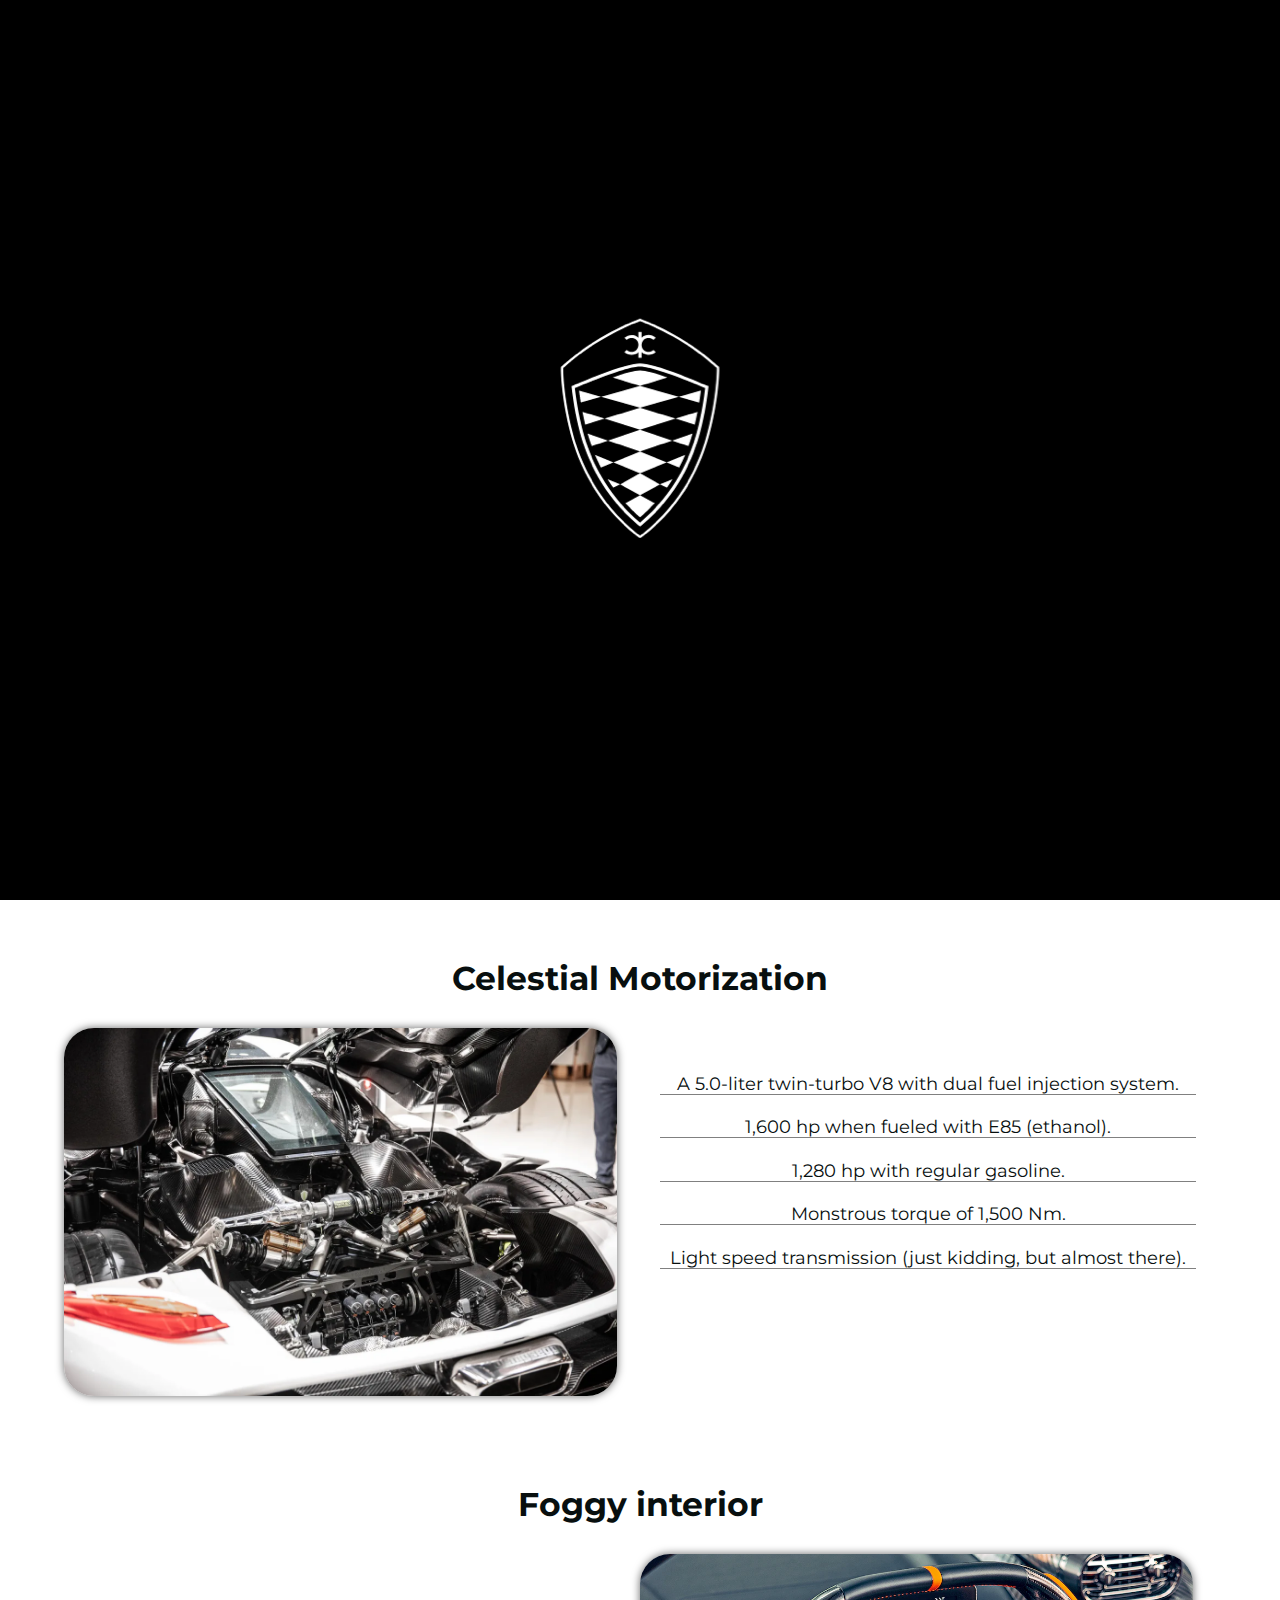
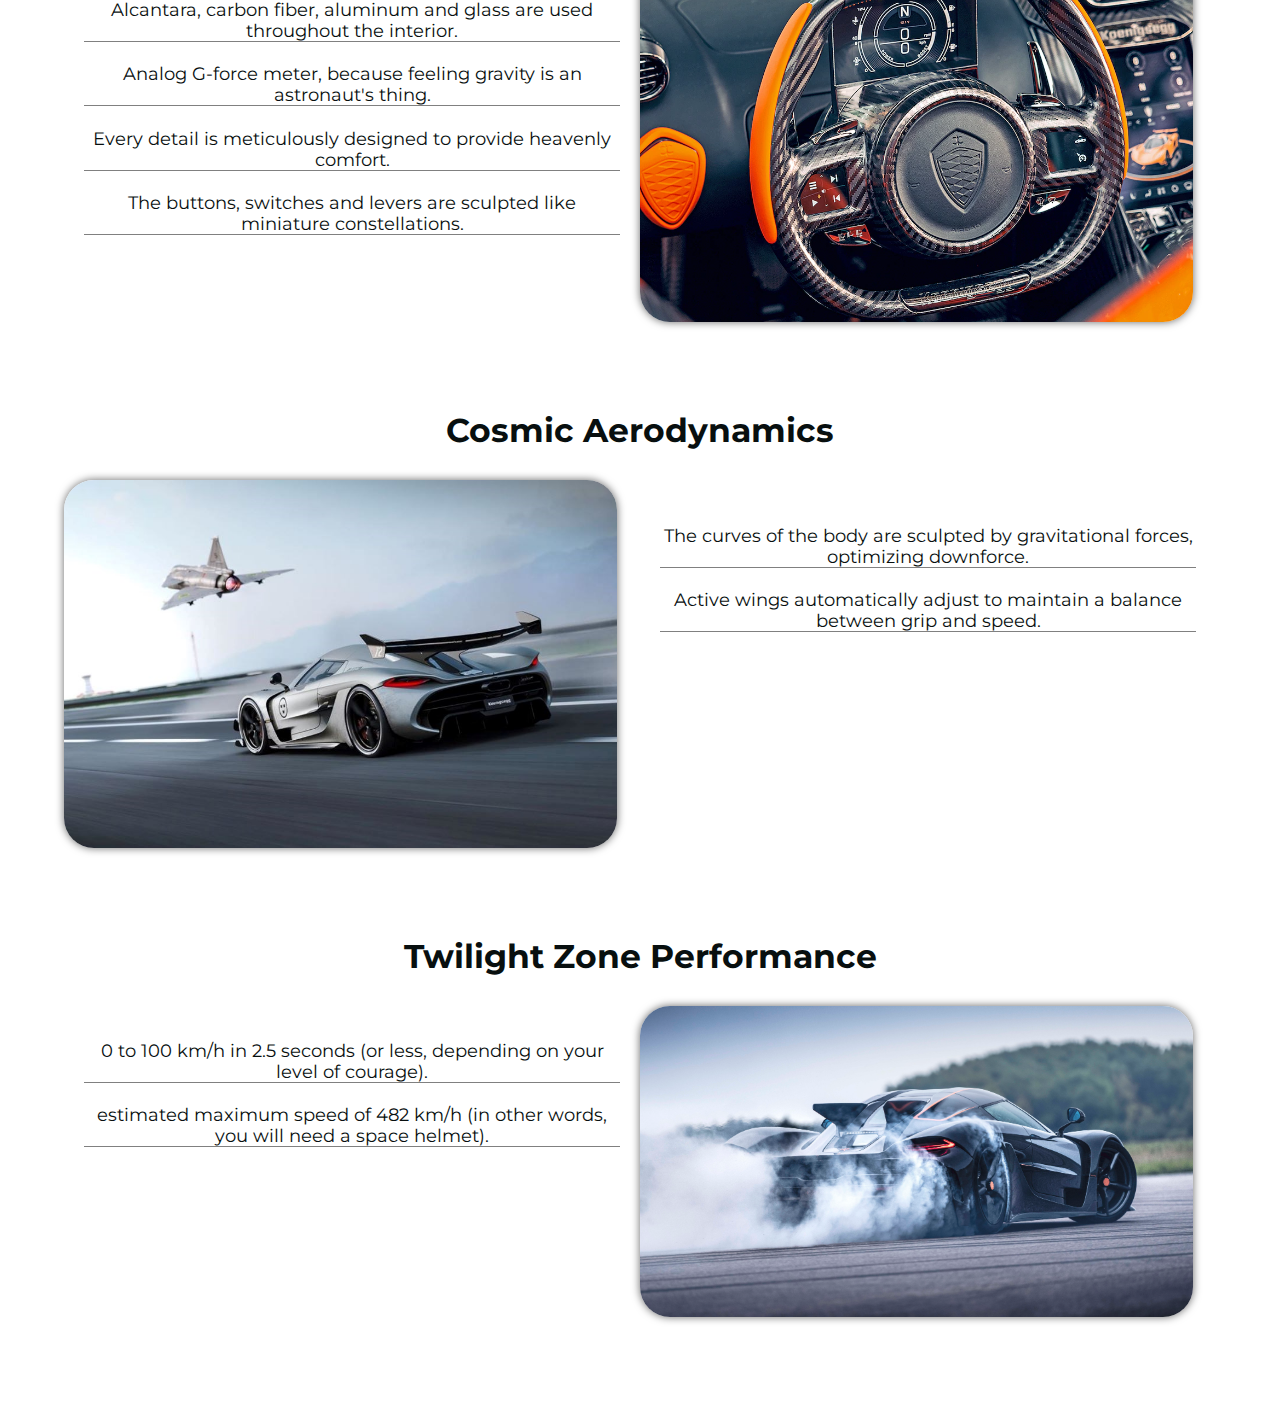
<file: index.html>
<!DOCTYPE <!DOCTYPE html>
<html lang="en-us">
    <head>
        <meta charset="utf-8">
        <meta http-equiv="X-UA-Compatible" content="IE=edge">
        <title>Home Koenigsegg</title>
        <meta name="description" content="">
        <meta name="viewport" content="width=device-width, initial-scale=1">
        <link rel="stylesheet" href="css/style.css">
        <link rel="stylesheet" href="css/media-queries.css">
        <link rel="stylesheet" href="https://fonts.googleapis.com/css2?family=Material+Symbols+Outlined:opsz,wght,FILL,GRAD@20..48,100..700,0..1,-50..200" />
        <link rel="preconnect" href="https://fonts.googleapis.com">
        <link rel="preconnect" href="https://fonts.gstatic.com" crossorigin>
        <link href="https://fonts.googleapis.com/css2?family=Raleway:ital,wght@0,100..900;1,100..900&display=swap" rel="stylesheet">    
        <link rel="preconnect" href="https://fonts.googleapis.com">
        <link rel="preconnect" href="https://fonts.gstatic.com" crossorigin>
        <link href="https://fonts.googleapis.com/css2?family=Montserrat:ital,wght@0,100..900;1,100..900&display=swap" rel="stylesheet">
    </head>
    <body>
        <div class="entrada">
            <img src="image/logo-footer.png">
        </div>
        <header>
            <div class="img-1"></div>
            <div class="img-2"></div>
            <div class="img-3"></div>
            <div class="top">
                <a href="https://www.koenigsegg.com/home">
                    <h1>Koenigsegg</h1>
                </a>
                <span class="material-symbols-outlined">menu
                    <ul class="mobile-list">
                        <a href="pages/pag-one.html">
                            <li>One:1</li>
                        </a>
                        <a href="pages/pag-regera.html">
                            <li>Regera</li>
                        </a>
                        <a href="pages/pag-gemera.html">
                            <li>Gemera</li>
                        </a>
                    </ul>
                </span>
                <ul class="menu">
                    <li style="color: white;">Jesko</li>
                    <a href="pages/pag-one.html">
                        <li>One:1</li>
                    </a>
                    <a href="pages/pag-regera.html">
                        <li>Regera</li>
                    </a>
                    <a href="pages/pag-gemera.html">
                        <li>Gemera</li>
                    </a>
                </ul>
            </div>
        </header>
        <main>
            <section class="center">
                <h2>JESKO</h2>
                <p>The Hypersport dream drive. F variant coming soon!</p>
                <button type="submit"><a href="https://youtu.be/E8fYy_5gXDg?si=CXv7jAdBZMVfHgvt" target="_blank">SPECIFICATIONS</a></button>
                <button type="submit"><a href="https://youtu.be/Kfj1SJBaeuQ?si=NbOPnpkYYL2hQtSH" target="_blank">HIGHLIGHTS</a></button>
            </section>
            <section class="Specifications">
               <div class="engine">
                    <h1>Celestial Motorization</h1>
                    <img src="image/koenigsegg-jesko-motor2.webp">
                    <div class="text">
                        <ul class="side first">
                            <li>A 5.0-liter twin-turbo V8 with dual fuel injection system.</li>
                            <li>1,600 hp when fueled with E85 (ethanol).</li>
                            <li>1,280 hp with regular gasoline.</li>
                        </ul>
                        <ul class="side2 first">
                            <li>Monstrous torque of 1,500 Nm.</li>
                            <li>Light speed transmission (just kidding, but almost there).</li>
                        </ul>
                    </div>
               </div>
               <div class="inside">
                    <h1>Foggy interior</h1>
                    <img src="image/koenigsegg-interior.webp">
                    <div class="text">
                        <ul class="side first">
                            <li>Alcantara, carbon fiber, aluminum and glass are used throughout the interior.</li>
                            <li>Analog G-force meter, because feeling gravity is an astronaut's thing.</li>
                        </ul>
                        <ul class="side2 first">
                            <li>Every detail is meticulously designed to provide heavenly comfort.</li>
                            <li>The buttons, switches and levers are sculpted like miniature constellations.</li>
                        </ul>
                    </div>
               </div>
               <div class="aero">
                    <h1>Cosmic Aerodynamics</h1>
                    <img src="image/koenigsegg-aerodinamica.jpg" class="aero">
                    <div class="text">
                        <ul class="side second">
                            <li>The curves of the body are sculpted by gravitational forces, optimizing downforce.</li>
                        </ul>
                        <ul class="side2 second">
                            <li>Active wings automatically adjust to maintain a balance between grip and speed.</li>
                        </ul>
                    </div>
               </div>
               <div class="Perform">
                    <h1>Twilight Zone Performance</h1>
                    <img src="image/koenigseeg-correndo.jpg" class="speed">
                    <div class="text">
                        <ul class="side third">
                            <li>0 to 100 km/h in 2.5 seconds (or less, depending on your level of courage).</li>
                        </ul>
                        <ul class="side2 third">
                            <li>estimated maximum speed of 482 km/h (in other words, you will need a space helmet).</li>
                        </ul>
                    </div>
                </div>
            </section>  
        </main>
    </body>
</html>
</file>
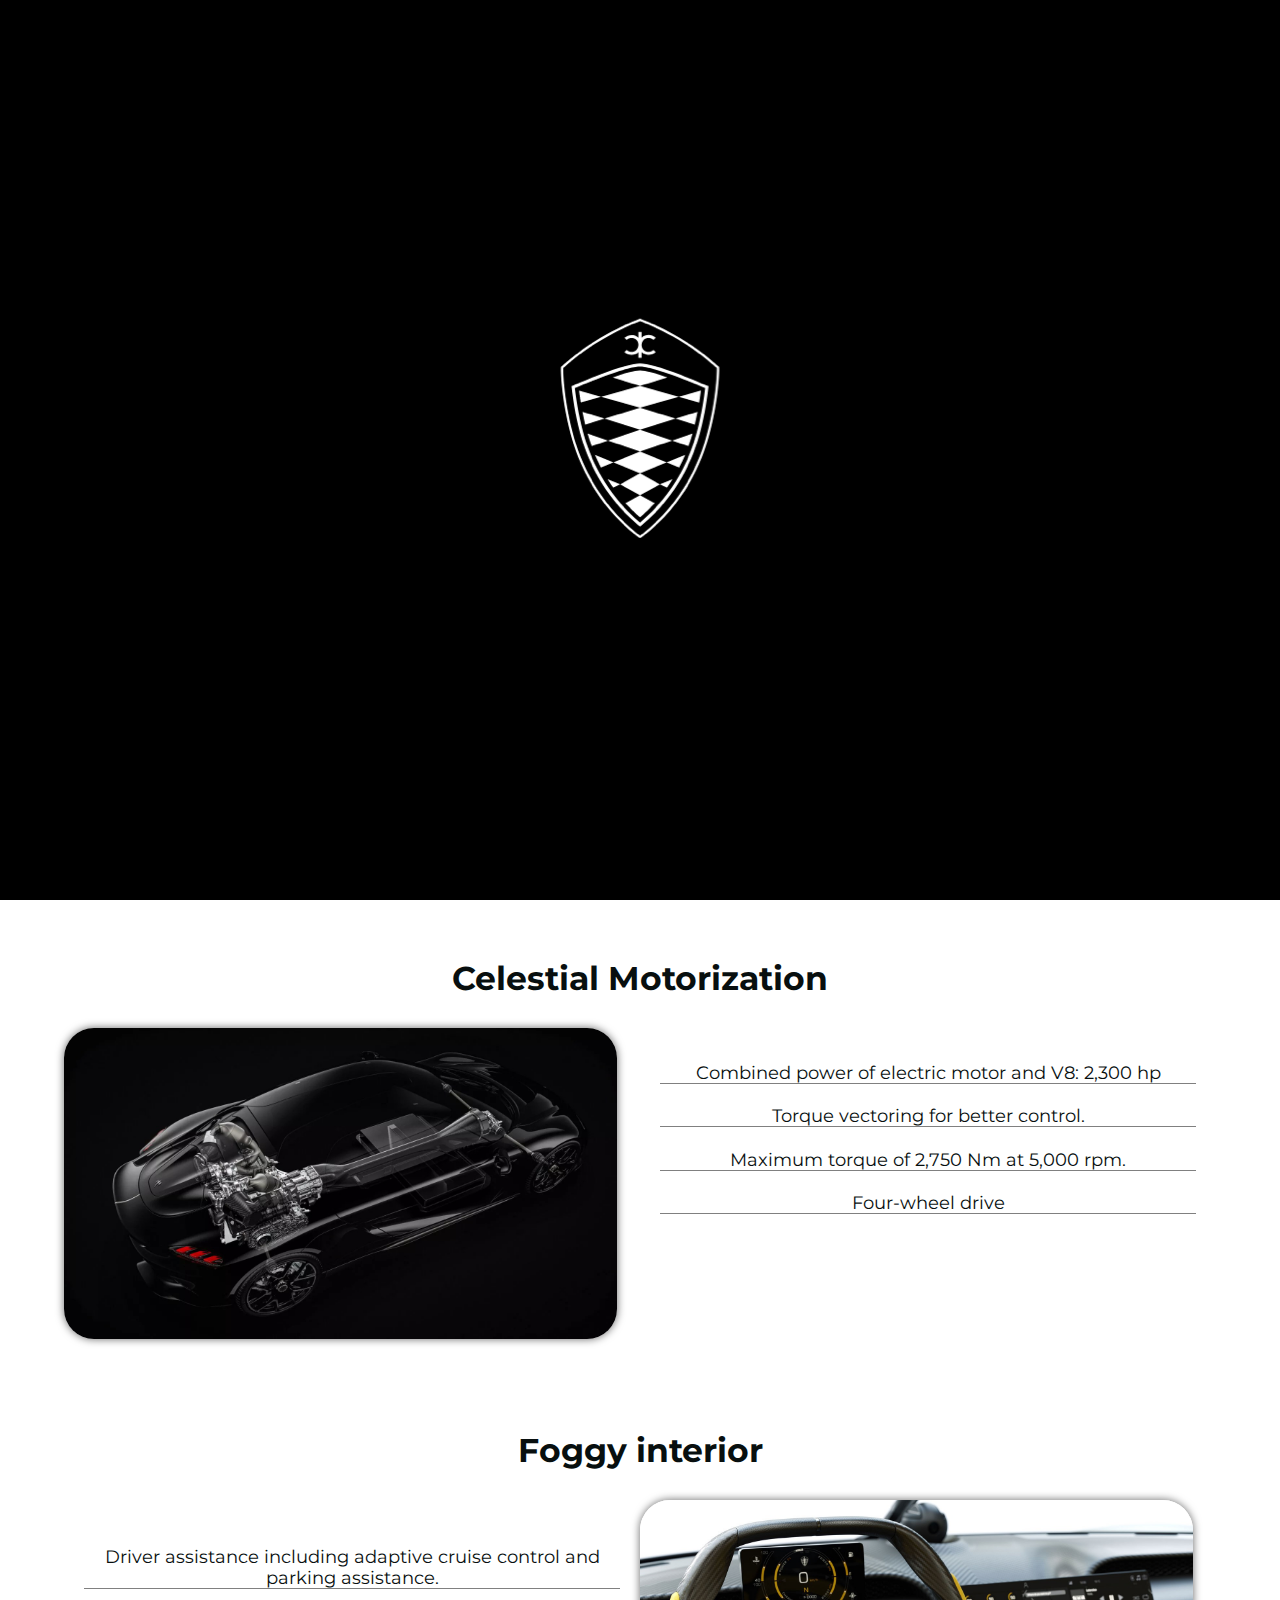
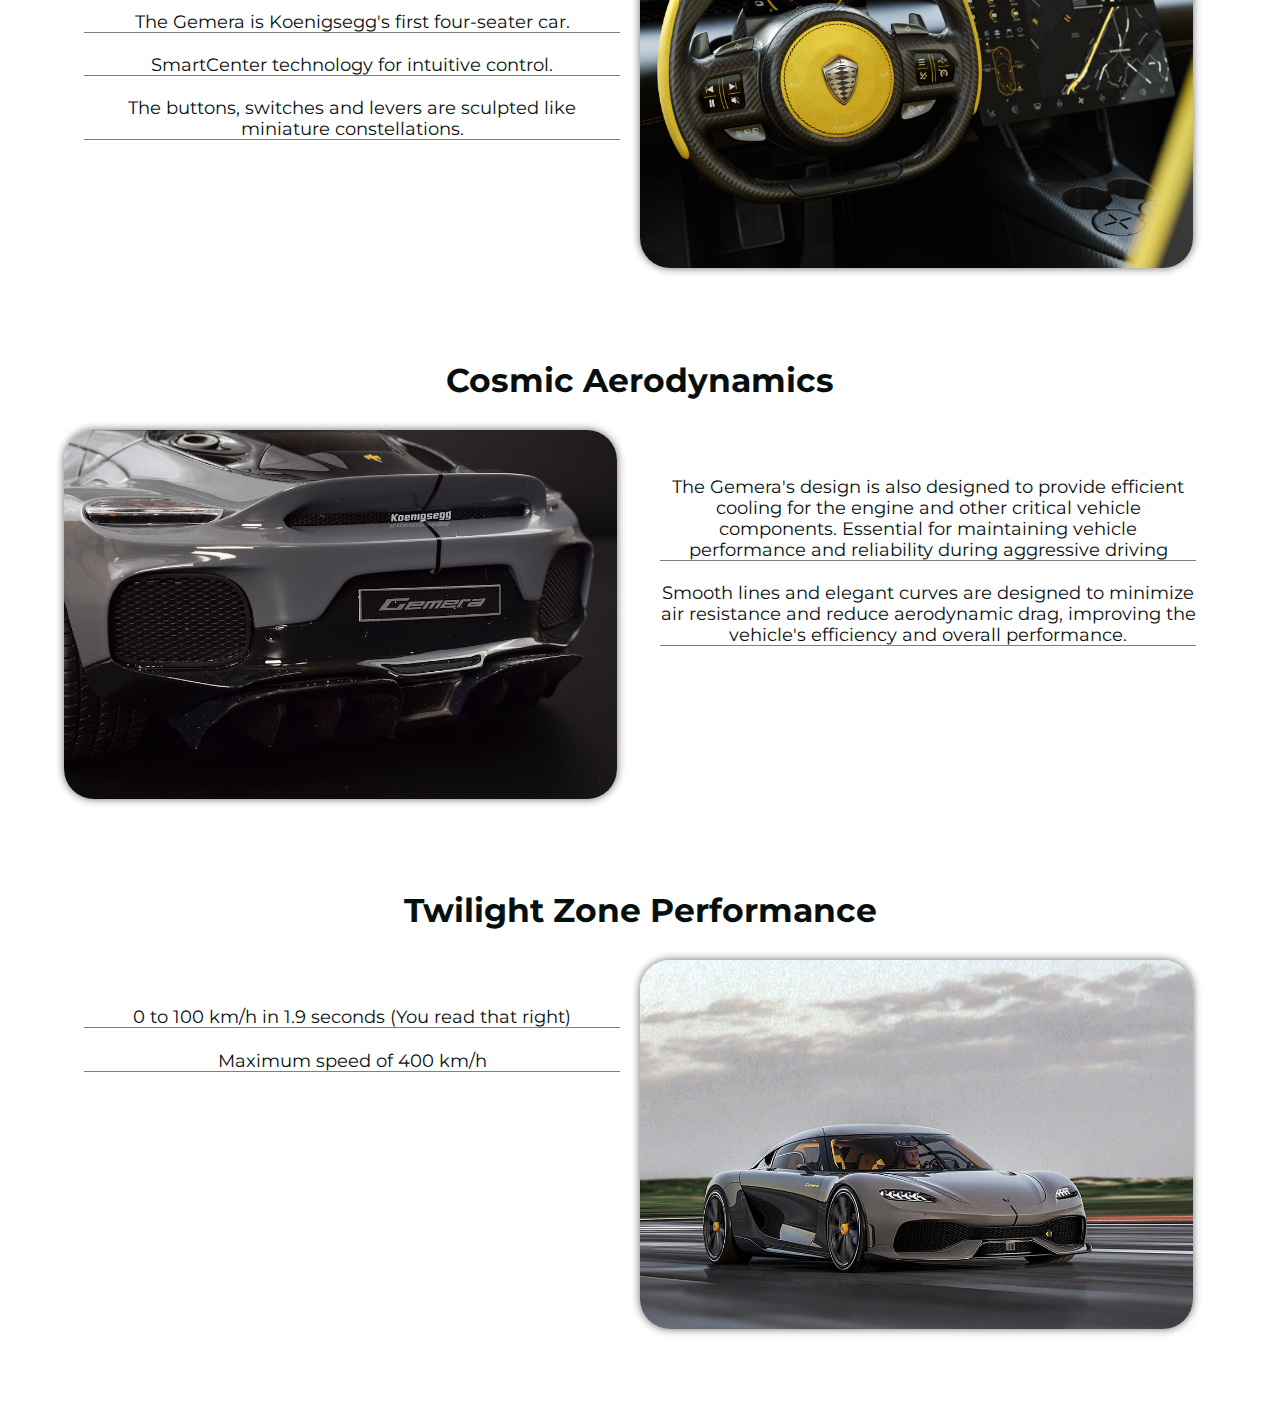
<file: pages/pag-gemera.html>
<!DOCTYPE html>
<html>
    <head>
        <meta charset="utf-8">
        <meta http-equiv="X-UA-Compatible" content="IE=edge">
        <title></title>
        <meta name="description" content="">
        <meta name="viewport" content="width=device-width, initial-scale=1">
        <link rel="stylesheet" href="../css/style.css">
        <link rel="stylesheet" href="../css/media-queries.css">
        <link rel="stylesheet" href="https://fonts.googleapis.com/css2?family=Material+Symbols+Outlined:opsz,wght,FILL,GRAD@20..48,100..700,0..1,-50..200" />
        <link rel="preconnect" href="https://fonts.googleapis.com">
        <link rel="preconnect" href="https://fonts.gstatic.com" crossorigin>
        <link href="https://fonts.googleapis.com/css2?family=Raleway:ital,wght@0,100..900;1,100..900&display=swap" rel="stylesheet">
        <link rel="preconnect" href="https://fonts.googleapis.com">
        <link rel="preconnect" href="https://fonts.gstatic.com" crossorigin>
        <link href="https://fonts.googleapis.com/css2?family=Montserrat:ital,wght@0,100..900;1,100..900&display=swap" rel="stylesheet">
    </head>
    <style>
        @media screen and (min-width:768px) {
           html{
                background:black url(../image/koenigsegg-gemera-3-1.jpg) center center;
                background-size: cover;
            }
            @keyframes back-button {
                0%{
                    background-color: #c3c4c9;
                }
                15%{
                    background-color: #c3c4c9;
                }
                100%{
                    background-color: transparent;
                }
            }
        }
        .top a h1{
            color:#c3c4c9;
        }
        .menu a li{
            color:rgba(255, 255, 255, 0.653);
        }
        .menu a{
            text-decoration: none;
        }
        .center{
            top:25%
        }
        .center h2{
            color:white;
            font-size: 2.5em;
        }
        .center p{
            color:white;
            font-size:1.2em
        }
        button{
            border:2px solid #c3c4c9;
        }
        html button:hover{
            background-color: #c3c4c9;
        }
        /* configurações do mobile */
        .img-1{
            background: url(../image/koenigsegg-gemera-3-1.jpg) center center no-repeat;
            background-size: cover;
        }
        .img-2{
            background: url(../image/koenigsegg-gemera-3-4.jpg) center center no-repeat;
            background-size: cover;
        }
        .img-3{
            background: url(../image/koenigsegg-gemera-3-2.jpg) center center no-repeat;
            background-size: cover;
        }
        .mobile-list a{
            text-decoration: none;
        }
        .mobile-list a li{
            color:white;
            font-weight: 900;
        }
    </style>
    <body>
        <div class="entrada">
            <img src="../image/logo-footer.png">
        </div>
        <header>
            <div class="img-1"></div>
            <div class="img-2"></div>
            <div class="img-3"></div>
            <div class="top">
                <a href="https://www.koenigsegg.com/home">
                    <h1>Koenigsegg</h1>
                </a>
                <span class="material-symbols-outlined">menu
                    <ul class="mobile-list">
                        <a href="../index.html  ">
                            <li>Jesko</li>
                        </a>
                        <a href="../pages/pag-one.html">
                            <li>One:1</li>
                        </a>
                        <a href="../pages/pag-regera.html">
                            <li>Regera</li>
                        </a>
                    </ul>
                </span>
                <ul class="menu">
                    <a href="../index.html">
                        <li>Jesko</li>
                    </a>
                    <a href="../pages/pag-one.html">
                        <li>One:1</li>
                    </a>
                    <a href="../pages/pag-regera.html">
                        <li>Regera</li>
                    </a>
                    <a href="../pages/pag-gemera.html">
                        <li style="color: white;">Gemera</li>
                    </a>
                </ul>
            </div>
        </header>
        <main>
            <section class="center">
                <h2>GEMERA</h2>
                <p>"Beyond Asphalt: The Audacious Flight of Automotive Engineering"</p>
                <button type="submit"><a href="https://youtu.be/nbDLHkMMvFc?si=5QJMy67Q0naoUTJ4" target="_blank">SPECIFICATIONS</a></button>
                <button type="submit"><a href="https://youtu.be/46dhMNqXJDU?si=Lf554bY8QaJk2YGX" target="_blank">HIGHLIGHTS</a></button>
            </section>
            <section class="specifications">
                <div class="engine">
                    <h1>Celestial Motorization</h1>
                    <img src="../image/koenigsegg-gemera-motor.jpeg">
                    <div class="text">
                        <ul class="side first">
                            <li>Combined power of electric motor and V8: 2,300 hp</li>
                            <li>Torque vectoring for better control. </li>
                        </ul>
                        <ul class="side2 first">
                            <li>Maximum torque of 2,750 Nm at 5,000 rpm.</li>
                            <li>Four-wheel drive</li>
                        </ul>
                    </div>
                </div>
                <div class="inside">
                    <h1>Foggy interior</h1>
                    <img src="../image/koenigsegg-gemera-interior.jpg">
                    <div class="text">
                        <ul class="side first">
                            <li>Driver assistance including adaptive cruise control and parking assistance.</li>
                            <li>The Gemera is Koenigsegg's first four-seater car.</li>
                        </ul>
                        <ul class="side2 first">
                            <li>SmartCenter technology for intuitive control.</li>
                            <li>The buttons, switches and levers are sculpted like miniature constellations.</li>
                        </ul>
                    </div>
                </div>
                <div class="aero">
                    <h1>Cosmic Aerodynamics</h1>
                    <img src="../image/koenigsegg-gemera-aerodinamica.jpg" class="aero">
                    <div class="text">
                        <ul class="side second">
                            <li>The Gemera's design is also designed to provide efficient cooling for the engine and other critical vehicle components. Essential for maintaining vehicle performance and reliability during aggressive driving</li>
                        </ul>
                        <ul class="side2 second">
                            <li>Smooth lines and elegant curves are designed to minimize air resistance and reduce aerodynamic drag, improving the vehicle's efficiency and overall performance.</li>
                        </ul>
                    </div>
                </div>
                <div class="Perform">
                    <h1>Twilight Zone Performance</h1>
                    <img src="../image/koenigsegg-gemera-speed.jpg" class="speed">
                    <div class="text">
                        <ul class="side third">
                            <li>0 to 100 km/h in 1.9 seconds (You read that right)</li>
                        </ul>
                        <ul class="side2 third">
                            <li>Maximum speed of 400 km/h</li>
                        </ul>
                    </div>
                </div>
            </section>
        </main>
    </body>
</file>
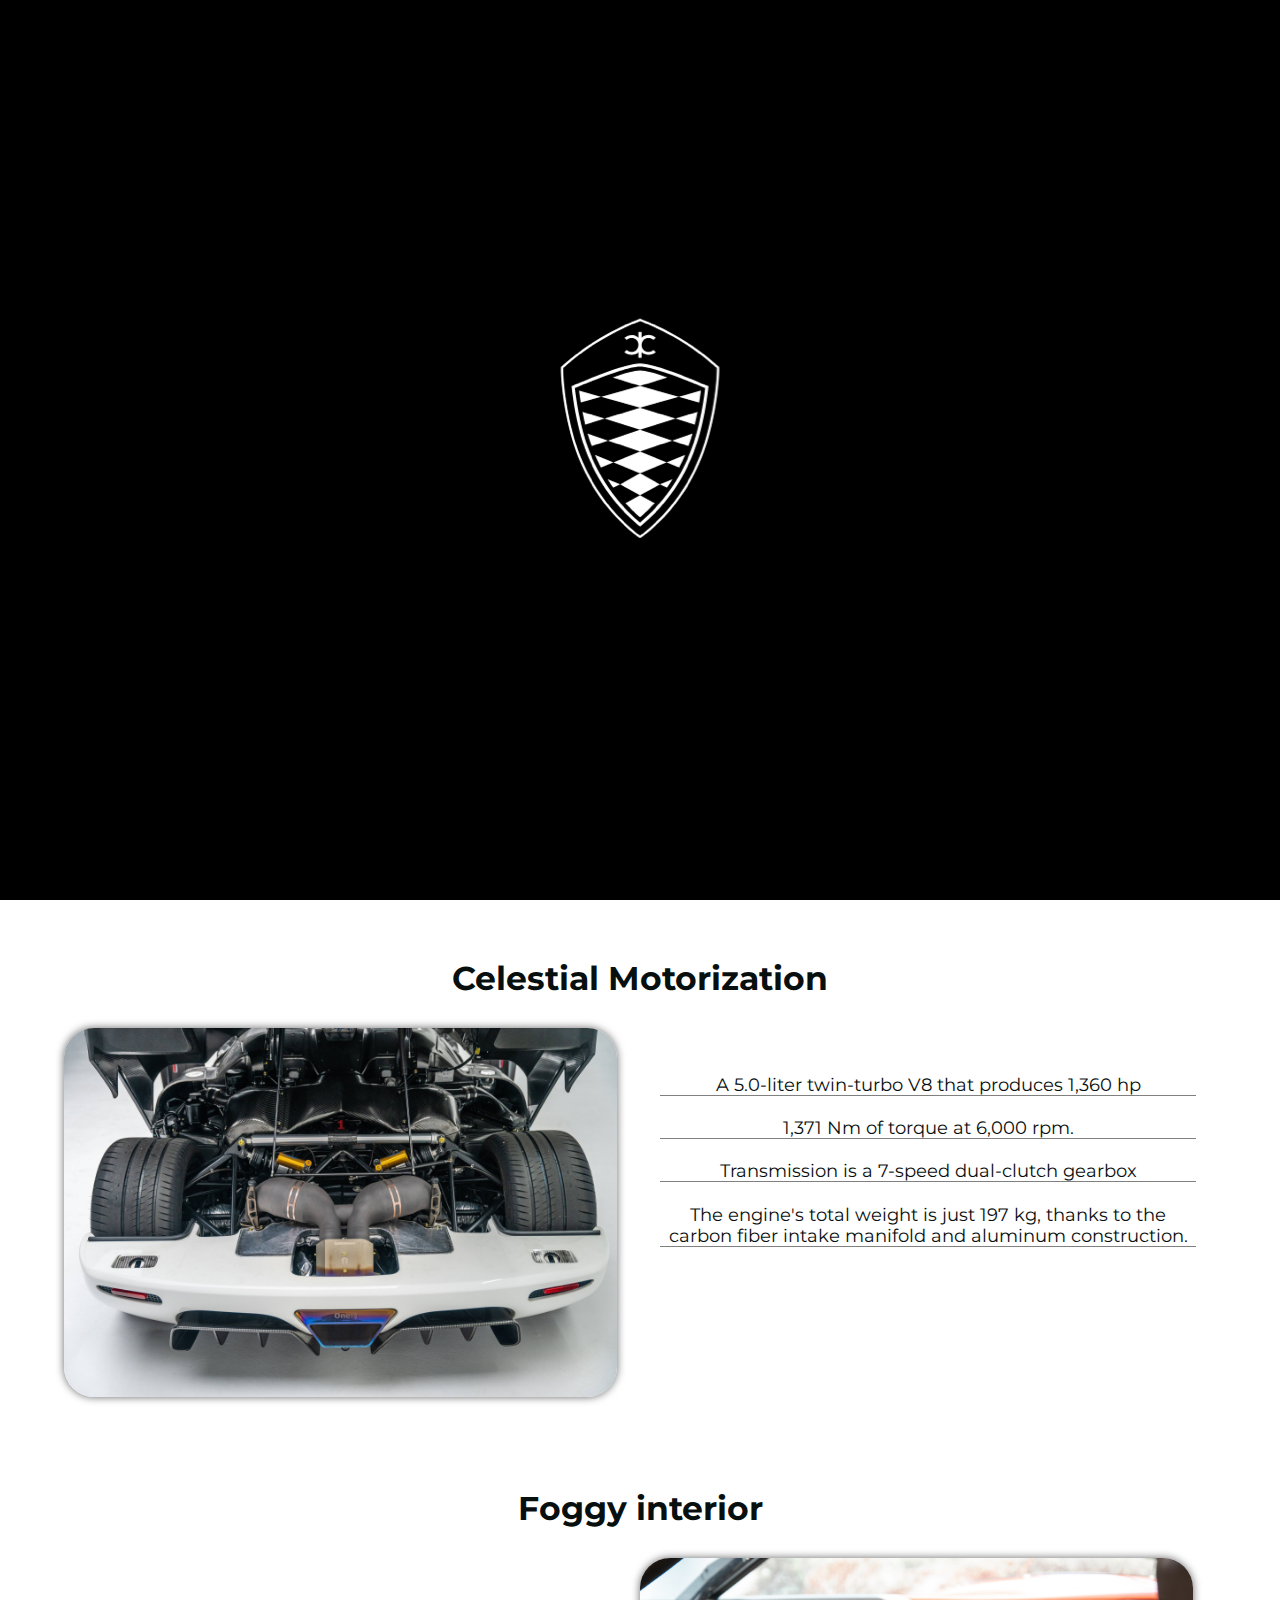
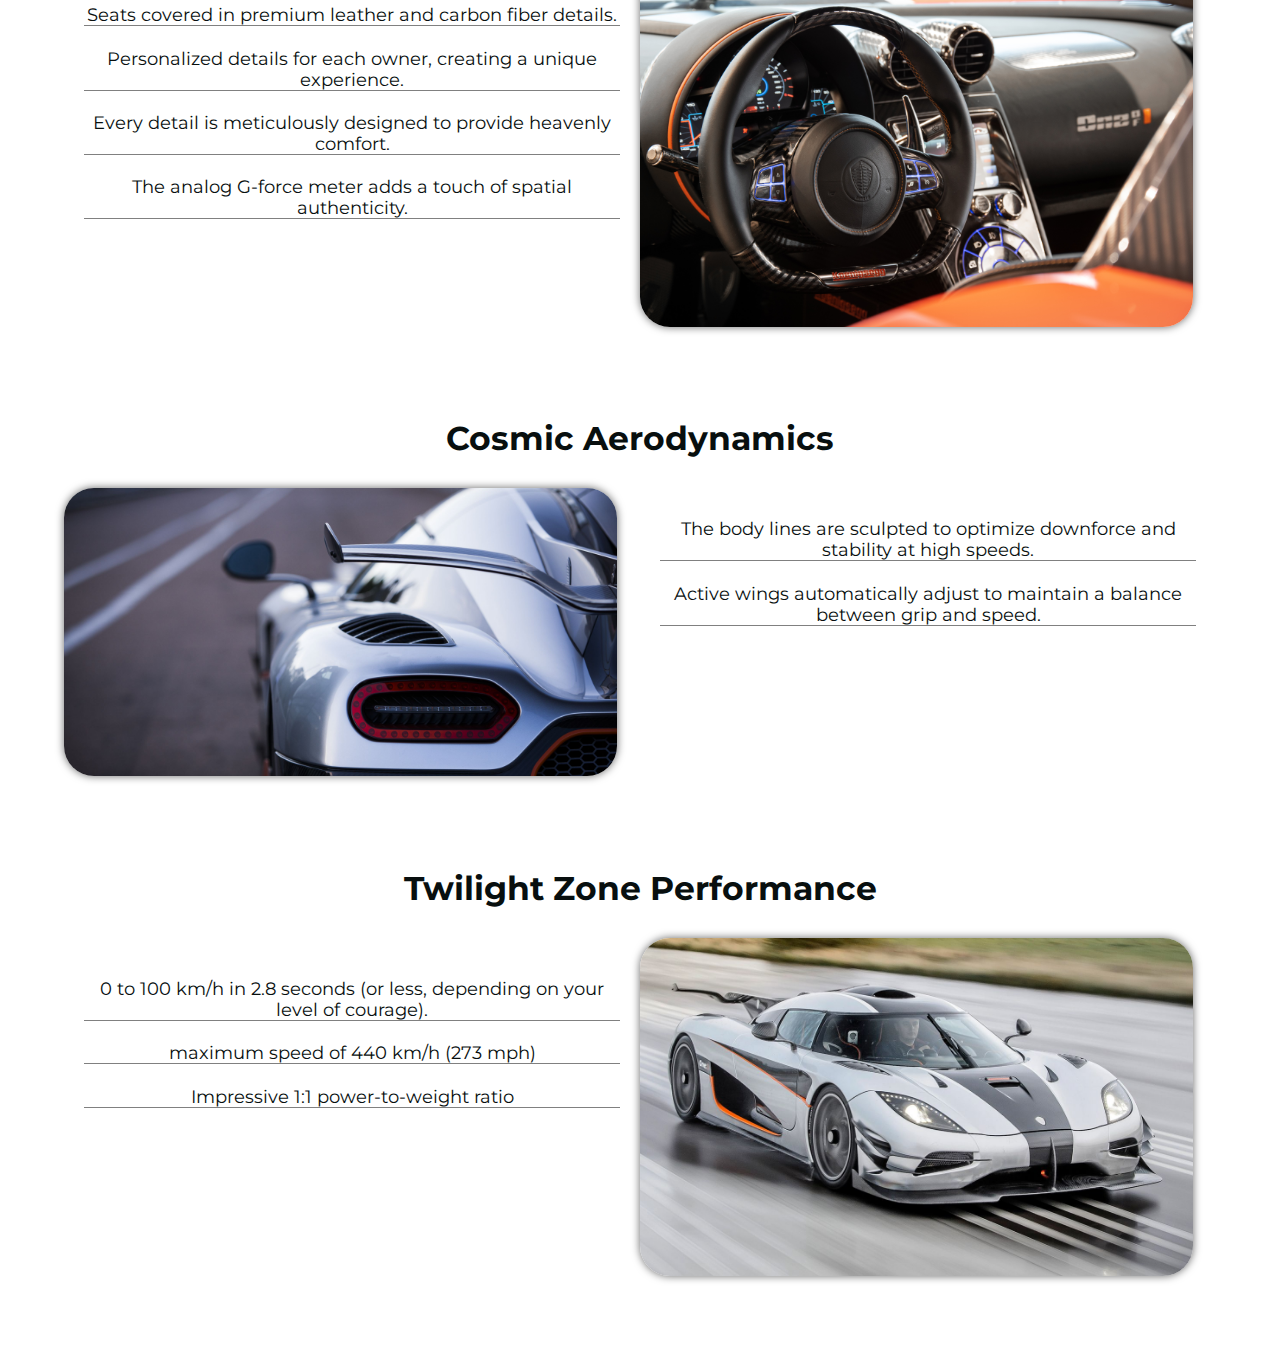
<file: pages/pag-one.html>
<!DOCTYPE html>
<html>
    <head>
        <meta charset="utf-8">
        <meta http-equiv="X-UA-Compatible" content="IE=edge">
        <title></title>
        <meta name="description" content="">
        <meta name="viewport" content="width=device-width, initial-scale=1">
        <link rel="stylesheet" href="../css/style.css">
        <link rel="stylesheet" href="../css/media-queries.css">
        <link rel="stylesheet" href="https://fonts.googleapis.com/css2?family=Material+Symbols+Outlined:opsz,wght,FILL,GRAD@20..48,100..700,0..1,-50..200" />
        <link rel="preconnect" href="https://fonts.googleapis.com">
        <link rel="preconnect" href="https://fonts.gstatic.com" crossorigin>
        <link href="https://fonts.googleapis.com/css2?family=Raleway:ital,wght@0,100..900;1,100..900&display=swap" rel="stylesheet">
        <link rel="preconnect" href="https://fonts.googleapis.com">
        <link rel="preconnect" href="https://fonts.gstatic.com" crossorigin>
        <link href="https://fonts.googleapis.com/css2?family=Montserrat:ital,wght@0,100..900;1,100..900&display=swap" rel="stylesheet">
    </head>
    <style>
        @media screen and (min-width:768px) {
           html{
                background:black url(../image/Koenigsegg-One-1-2.jpg) center center;
                background-size: cover;
            }
            @keyframes back-button {
                0%{
                    background-color: rgb(255, 123, 0);
                }
                15%{
                    background-color: rgb(255, 123, 0);
                }
                100%{
                    background-color: transparent;
                }
            }
        }
        .top a h1{
            color:#e06a09;
        }
        .menu a li{
            color:rgb(117, 114, 114);
        }
        .menu a{
            text-decoration: none;
        }
        .center{
            top:25%
        }
        .center h2{
            color:black;
            font-size: 2.5em;
        }
        .center p{
            color:black;
            font-size: 1.2em;
        }
        button{
            border:2px solid #e06a09;
        }
        html button:hover{
            background-color: #e06a09;
        }
        /* configurações do mobile */
        .img-1{
            background: url(../image/Koenigsegg-One-1-3.jpg) center center no-repeat;
            background-size: cover;
        }
        .img-2{
            background: url(../image/Koenigsegg-One-1-2.jpg) center center no-repeat;
            background-size: cover;
        }
        .img-3{
            background: url(../image/Koenigsegg-One-1-1.jpg) center center no-repeat;
            background-size: cover;
        }
        .mobile-list a{
            text-decoration: none;
        }
        .mobile-list a li{
            color:white;
            font-weight: 900;
        }
        /* configurações adicionais da parte de especificações */
        .menu a li::after{
            background-color:black;
        }
    </style>
    <body>
        <div class="entrada">
            <img src="../image/logo-footer.png">
        </div>
        <header>
            <div class="img-1"></div>
            <div class="img-2"></div>
            <div class="img-3"></div>
            <div class="top">
                <a href="https://www.koenigsegg.com/home">
                    <h1>Koenigsegg</h1>
                </a>
                <span class="material-symbols-outlined">menu
                    <ul class="mobile-list">
                        <a href="../index.html  ">
                            <li>Jesko</li>
                        </a>
                        <a href="../pages/pag-regera.html">
                            <li>Regera</li>
                        </a>
                        <a href="../pages/pag-gemera.html">
                            <li>Gemera</li>
                        </a>
                    </ul>
                </span>
                <ul class="menu">
                    <a href="../index.html">
                        <li>Jesko</li>
                    </a>
                    <a href="../pages/pag-one.html">
                        <li style="color:black;">One:1</li>
                    </a>
                    <a href="../pages/pag-regera.html">
                        <li>Regera</li>
                    </a>
                    <a href="../pages/pag-gemera.html">
                        <li>Gemera</li>
                    </a>
                </ul>
            </div>
        </header>
        <main>
            <section class="center">
                <h2>ONE:1</h2>
                <p>Velocity Unleashed: Redefining the Road with the Ultimate Hypersport Experience</p>
                <button type="submit"><a href="https://youtu.be/ag96FeJeclo?si=7KvUcOlimy0j8Gb7" target="_blank">SPECIFICATIONS</a></button>
                <button type="submit"><a href="https://youtu.be/Vr9r81O5vN8?si=CylLAvrLZQqcU2oW" target="_blank">HIGHLIGHTS</a></button>
            </section>
            <section class="specifications">
                <div class="engine">
                    <h1>Celestial Motorization</h1>
                    <img src="../image/koenigseeg-one-motor2.jpg">
                    <div class="text">
                        <ul class="side first">
                            <li>A 5.0-liter twin-turbo V8 that produces 1,360 hp</li>
                            <li>1,371 Nm of torque at 6,000 rpm.</li>
                            <li>Transmission is a 7-speed dual-clutch gearbox</li>
                        </ul>
                        <ul class="side2 first">
                            <li>The engine's total weight is just 197 kg, thanks to the carbon fiber intake manifold and aluminum construction.</li>
                            
                        </ul>
                    </div>
                </div>
                    <div class="inside">
                        <h1>Foggy interior</h1>
                        <img src="../image/koenigsegg-one-interior.jpg">
                        <div class="text">
                            <ul class="side first">
                                <li>Seats covered in premium leather and carbon fiber details.</li>
                                <li>Personalized details for each owner, creating a unique experience.</li>
                            </ul>
                            <ul class="side2 first">
                                <li>Every detail is meticulously designed to provide heavenly comfort.</li>
                                <li>The analog G-force meter adds a touch of spatial authenticity.</li>
                            </ul>
                        </div>
                    </div>
                    <div class="aero">
                        <h1>Cosmic Aerodynamics</h1>
                        <img src="../image/koenigsegg-one-aero.jpg" class="aero">
                        <div class="text">
                            <ul class="side second">
                                <li>The body lines are sculpted to optimize downforce and stability at high speeds.</li>
                            </ul>
                            <ul class="side2 second">
                                <li>Active wings automatically adjust to maintain a balance between grip and speed.</li>
                            </ul>
                        </div>
                    </div>
                    <div class="Perform">
                        <h1>Twilight Zone Performance</h1>
                        <img src="../image/koenigsegg-one-performance.jpg" class="speed">
                        <div class="text">
                            <ul class="side third">
                                <li>0 to 100 km/h in 2.8 seconds (or less, depending on your level of courage).</li>
                                <li>maximum speed of 440 km/h (273 mph)</li>
                            </ul>
                            <ul class="side2 third">
                                <li>Impressive 1:1 power-to-weight ratio</li>
                            </ul>
                        </div>
                    </div>
            </section>
        </main>
    </body>
</html>
</file>
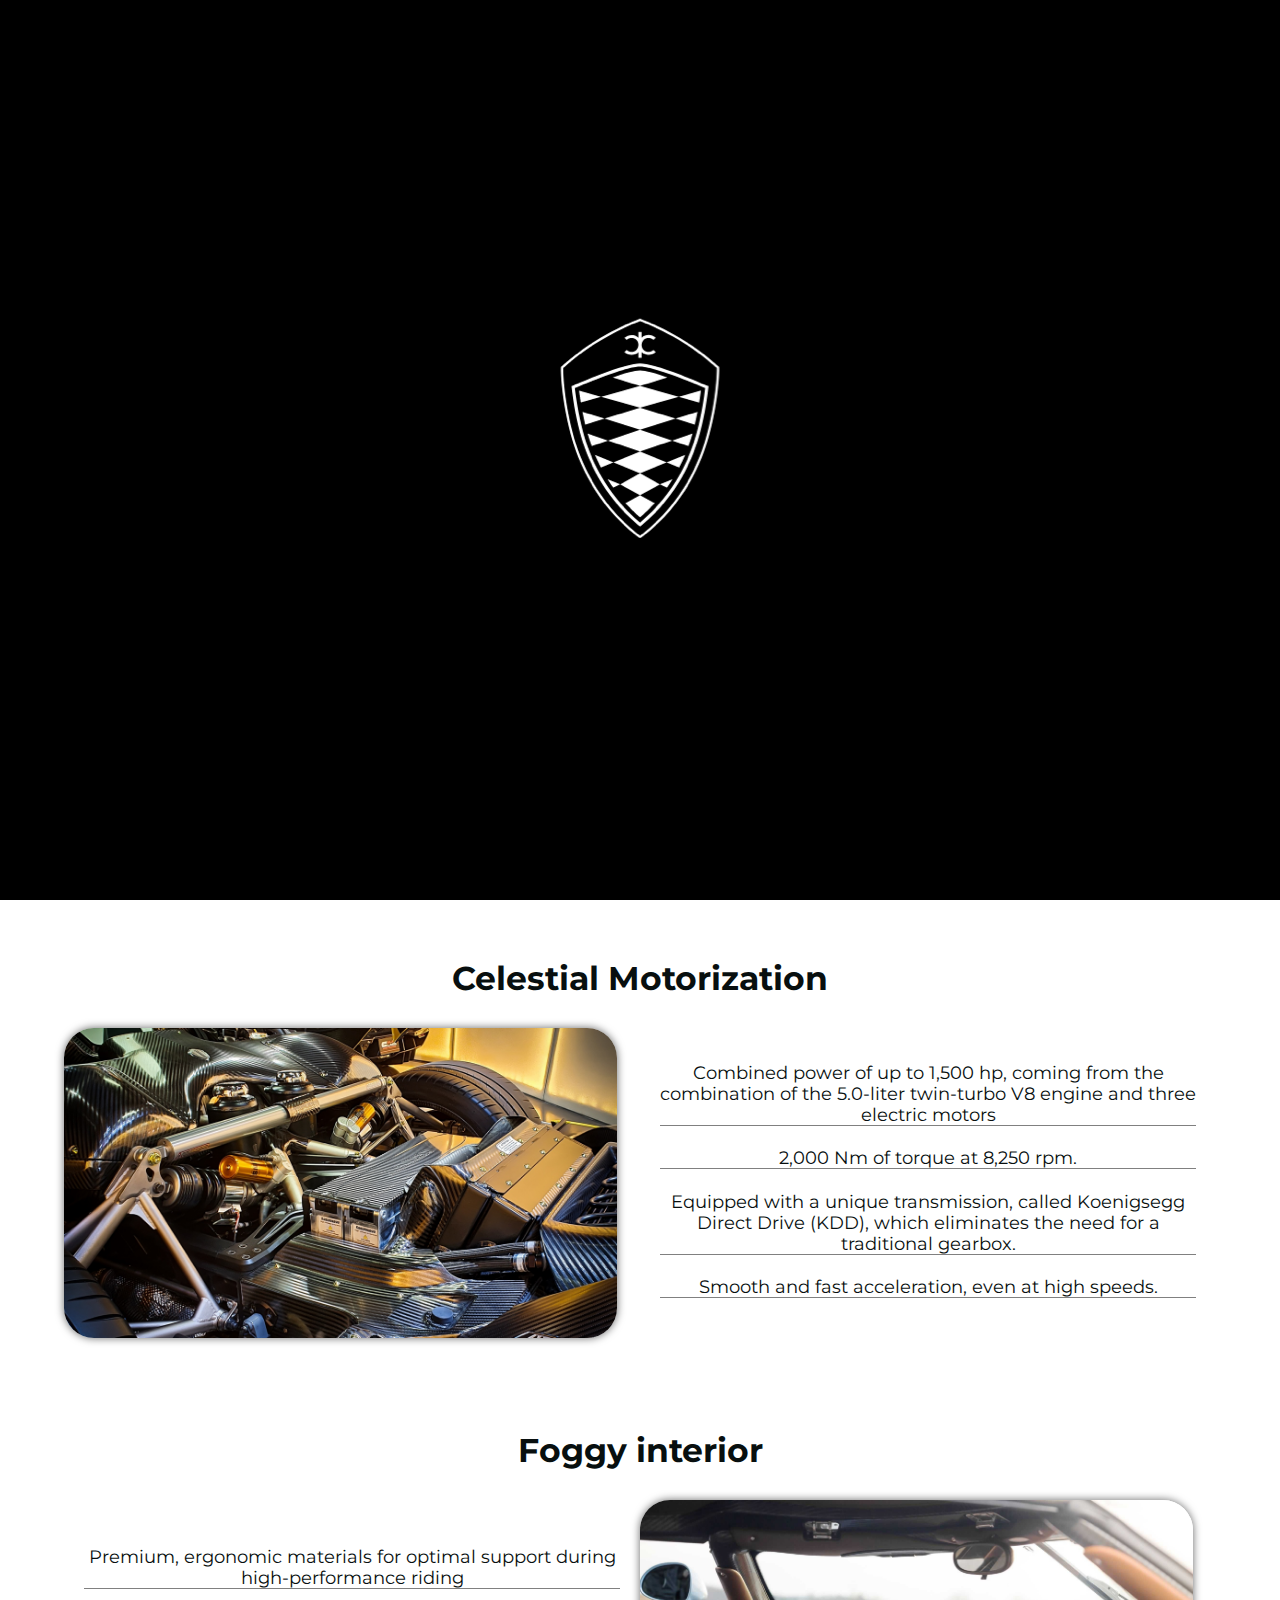
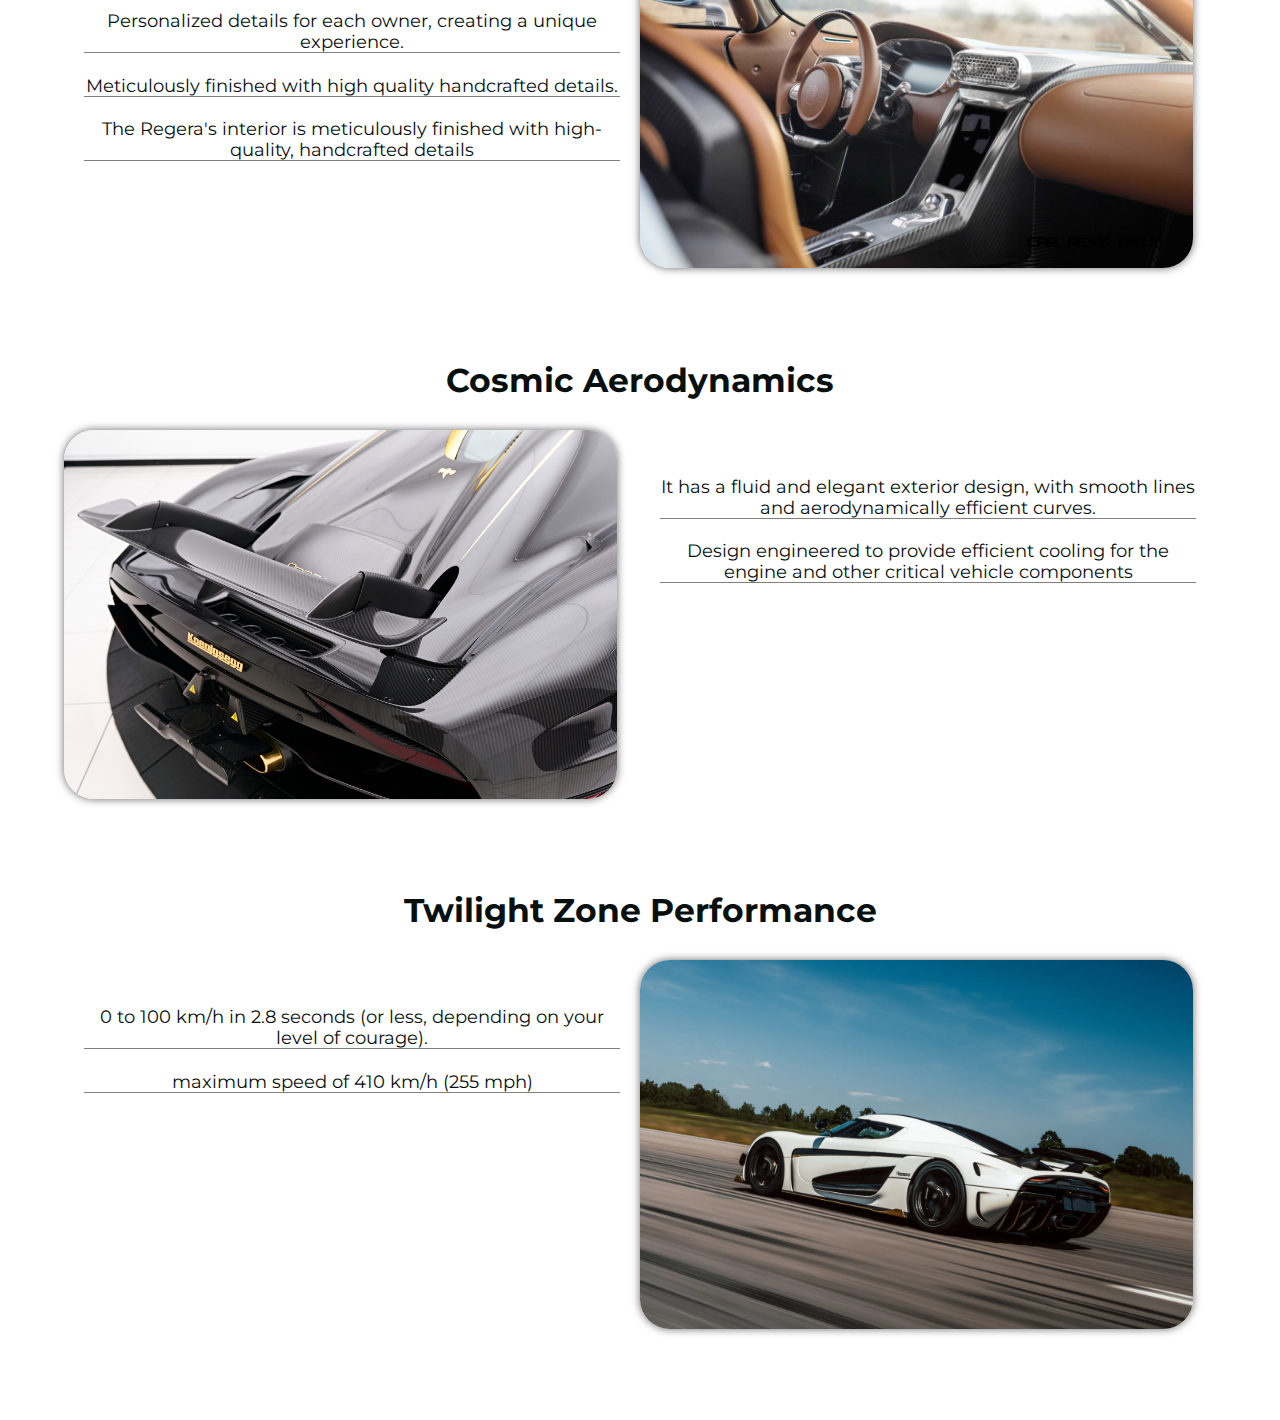
<file: pages/pag-regera.html>
<!DOCTYPE html>
<html>
    <head>
        <meta charset="utf-8">
        <meta http-equiv="X-UA-Compatible" content="IE=edge">
        <title></title>
        <meta name="description" content="">
        <meta name="viewport" content="width=device-width, initial-scale=1">
        <link rel="stylesheet" href="../css/style.css">
        <link rel="stylesheet" href="../css/media-queries.css">
        <link rel="stylesheet" href="https://fonts.googleapis.com/css2?family=Material+Symbols+Outlined:opsz,wght,FILL,GRAD@20..48,100..700,0..1,-50..200" />
        <link rel="preconnect" href="https://fonts.googleapis.com">
        <link rel="preconnect" href="https://fonts.gstatic.com" crossorigin>
        <link href="https://fonts.googleapis.com/css2?family=Raleway:ital,wght@0,100..900;1,100..900&display=swap" rel="stylesheet">
        <link rel="preconnect" href="https://fonts.googleapis.com">
        <link rel="preconnect" href="https://fonts.gstatic.com" crossorigin>
        <link href="https://fonts.googleapis.com/css2?family=Montserrat:ital,wght@0,100..900;1,100..900&display=swap" rel="stylesheet">
    </head>
    <style>
        @media screen and (min-width:768px) {
           html{
                background:black url(../image/red-koenigsegg-regera-2-4.jpg) center center;
                background-size: cover;
            }
            @keyframes back-button {
                0%{
                    background-color: #99232f;
                }
                15%{
                    background-color: #99232f;
                }
                100%{
                    background-color: transparent;
                }
            }
        }
        .top a h1{
            color:#99232f;
        }
        .menu a li{
            color:rgba(255, 255, 255, 0.653);
        }
        .menu a{
            text-decoration: none;
        }
        .center{
            top:25%
        }
        .center h2{
            color:white;
            font-size: 2.5em;
        }
        .center p{
            color:white;
            font-size:1.2em
        }
        button{
            border:2px solid #99232f;
        }
        html button:hover{
            background-color: #99232f;
        }
        /* configurações do mobile */
        .img-1{
            background: url(../image/koenigsegg-regera-2-1.jpg) center center no-repeat;
            background-size: cover;
        }
        .img-2{
            background: url(../image/red-koenigsegg-regera-2-6.jpg) center center no-repeat;
            background-size: cover;
        }
        .img-3{
            background: url(../image/red-koenigsegg-regera-2-3.jpg) center center no-repeat;
            background-size: cover;
        }
        .mobile-list a{
            text-decoration: none;
        }
        .mobile-list a li{
            color:white;
            font-weight: 900;
        }
         /* configurações adicionais da parte de especificações */
    </style>
    <body>
        <div class="entrada">
            <img src="../image/logo-footer.png">
        </div>
        <header>
            <div class="img-1"></div>
            <div class="img-2"></div>
            <div class="img-3"></div>
            <div class="top">
                <a href="https://www.koenigsegg.com/home">
                    <h1>Koenigsegg</h1>
                </a>
                <span class="material-symbols-outlined">menu
                    <ul class="mobile-list">
                        <a href="../index.html  ">
                            <li>Jesko</li>
                        </a>
                        <a href="../pages/pag-one.html">
                            <li>One:1</li>
                        </a>
                        <a href="../pages/pag-gemera.html">
                            <li>Gemera</li>
                        </a>
                    </ul>
                </span>
                <ul class="menu">
                    <a href="../index.html">
                        <li>Jesko</li>
                    </a>
                    <a href="../pages/pag-one.html">
                        <li>One:1</li>
                    </a>
                    <a href="../pages/pag-regera.html">
                        <li style="color: white;">Regera</li>
                    </a>
                    <a href="../pages/pag-gemera.html">
                        <li>Gemera</li>
                    </a>
                </ul>
            </div>
        </header>
        <main>
            <section class="center">
                <h2>REGERA</h2>
                <p>Velocity Ascendancy: The HyperSport Odyssey</p>
                <button type="submit"><a href="https://youtu.be/V8nyJMrW9bc?si=fbqUHyNdsHVgdKij+" target="_blank">SPECIFICATIONS</a></button>
                <button type="submit"><a href="https://youtu.be/mHQ7HE7qyyc?si=g35Wy12NlzE1Zbwc" target="_blank">HIGHLIGHTS</a></button>
            </section>
            <section class="specifications">
                <div class="engine">
                    <h1>Celestial Motorization</h1>
                    <img src="../image/koenigsegg-Regera-motor.jpg">
                    <div class="text">
                        <ul class="side first">
                            <li>Combined power of up to 1,500 hp, coming from the combination of the 5.0-liter twin-turbo V8 engine and three electric motors</li>
                            <li>2,000 Nm of torque at 8,250 rpm.</li>
                        </ul>
                        <ul class="side2 first">
                            <li>Equipped with a unique transmission, called Koenigsegg Direct Drive (KDD), which eliminates the need for a traditional gearbox.</li>
                            <li>Smooth and fast acceleration, even at high speeds.</li>
                        </ul>
                    </div>
                </div>
                    <div class="inside">
                        <h1>Foggy interior</h1>
                        <img src="../image/koenigsegg-regera-interior.jpg">
                        <div class="text">
                            <ul class="side first">
                                <li>Premium, ergonomic materials for optimal support during high-performance riding</li>
                                <li>Personalized details for each owner, creating a unique experience.</li>
                            </ul>
                            <ul class="side2 first">
                                <li>Meticulously finished with high quality handcrafted details.</li>
                                <li>The Regera's interior is meticulously finished with high-quality, handcrafted details</li>
                            </ul>
                        </div>
                    </div>
                    <div class="aero">
                        <h1>Cosmic Aerodynamics</h1>
                        <img src="../image/koenigsegg-Regera-aerodinamica.jpg" class="aero">
                        <div class="text">
                            <ul class="side second">
                                <li>It has a fluid and elegant exterior design, with smooth lines and aerodynamically efficient curves.</li>
                            </ul>
                            <ul class="side2 second">
                                <li>Design engineered to provide efficient cooling for the engine and other critical vehicle components</li>
                            </ul>
                        </div>
                    </div>
                    <div class="Perform">
                        <h1>Twilight Zone Performance</h1>
                        <img src="../image/koenigsegg-regera-speed.webp" class="speed">
                        <div class="text">
                            <ul class="side third">
                                <li>0 to 100 km/h in 2.8 seconds (or less, depending on your level of courage).</li>
                            </ul>
                            <ul class="side2 third">
                                <li>maximum speed of 410 km/h (255 mph)</li>
                            </ul>
                        </div>
                    </div>
            </section>
        </main>
    </body>
</file>
<file: css/style.css>
*{
    margin: 0;
    padding: 0;
    box-sizing: border-box;
}

html{ 
    height: 100%;
    background-color:black;
    background-size:cover;
}       
@font-face {
    font-family: 'eletro';
    src: url(../font/electr.ttf);
}
.entrada{
    width: 100%;
    height: 100%;
    background-color: black;    
    position: absolute;
    z-index: 9999;
    color: white;
    text-align: center;
    animation: entrada 3s forwards;
}
.entrada img{
    position: absolute;
    top: 50%;
    left: 50%;
    transform: translate(-50%, -60%);
}
@keyframes entrada {
    0%{
        display:inline-block;
        opacity: 1;
    }
    50%{
        display: none;
        opacity: 1;
        
    }
    100%{
        display: none;
        opacity: 0;
        z-index: 0;
    }
}
.img-1,.img-2,.img-3{
    width: 100%;
    height: 33.3%;
    position: absolute;
    z-index: 1;
}
.img-1{
    background: url(../image/koenigsegg.jpg) center center no-repeat;
    background-size: cover;
    animation: car-1 8s forwards;
}
.img-2{
    background: url(../image/koenigsegg2.jpg) center center no-repeat;
    background-size: cover;
    top:33.3%;
    animation: car-2 13s forwards;
}
.img-3{
    background: url(../image/koenigsegg3.jpg) center center no-repeat;
    background-size: cover;
    top:66.6%;
    animation: car-3 15s forwards;
}
@keyframes car-1 {
    0%{
        opacity: 0;
    }
    100%{
        opacity: 1;
    }
}
@keyframes car-2{
    0%{
        opacity: 0;
    }
    100%{
        opacity: 1;
    }
}
@keyframes car-3 {
    0%{
        opacity: 0;
    }
    100%{
        opacity: 1;
    }
}
.top{
    width: 100%;
    height: 25%;
    color: white;
    position: relative;
    z-index: 999;
}

.top h1{
    font:italic bold 30px 'eletro', sans-serif;
    position: absolute;
    top:85px;
    left: 7%;
    color: #69232a;
}
span{
    width: 15vh;
    height: 200px;
    text-align: center;
    font-size:28px;
    position:absolute;
    right: 0%;
    top: 90px;
}
.mobile-list{
    list-style-type: none;
    font-size: 2.2vh;
}
.mobile-list li{
    padding:10px 0;
    color: white;
    display: none;
    transition: opacity 1s;
    opacity: 0;
}
span:hover .mobile-list li{
    opacity: 1;
    display: block;
}
.menu{
    text-align: right;
    font:600 1.3em 'raleway', sans-serif;
    position: absolute;
    width: 100%;
    right: 5%;
    top: 100px;
    display: none;
}
.menu a{
    text-decoration: none;
}
.menu li{
    display: inline-block;
    padding: 0 2%;
    border-bottom: 2px solid transparent;
    color: rgba(255, 255, 255, 0.61);
    position: relative;
}
.menu a li::after{
    margin:-2% 10%;
    content: "";
    width: 0%;
    height:2px;
    background-color: white;
    position: absolute;
    bottom: 0;
    left: 0;
    transition: width 0.7s;
}
.menu a:hover ::after{
    width: 80%;
}
.center{
    width: 100%;
    height: 68%;
    color: white;
    padding: 6%;
    position: absolute;
    z-index: 999;
}
.center h2{
    font:bold 2.5em 'italianno', cursive;
    padding-bottom: 3vw;
    position: relative;
    font-family: 'montserrat',sans-serif;
    font-size: 2.2em;
}
.center p{
    font:300 1em 'raleway', sans-serif;
    position: relative;
}
button a{
    position: relative;
    top: 25%;
    display: block;
    text-decoration: none;
    color: white;
    width: 100%;
    height: 100%;
}

button { 
    display: block;
    width: 180px;
    height: 40px;
    border-radius: 40px;
    border: 2px solid #4c191e;
    background-color: transparent;
    color: white;
    font-weight: 600;
    margin:5vh 0;
    transition: background-color 0.4s;
}
button:hover{
    background-color: #4c191e;
}
footer{
    color: white;
    font-size: 0.7em;
    padding: 1% 5%;
    position: absolute;
}

/* especificações dos carros */

.specifications{
    width: 100%;
    position:absolute;
    top:100%;
    background-color: white;
    font-family: 'montserrat';
    font-size: 0,9em;
    padding: 10% 0;
    color: black;
    animation: telainicial 9s;
}
.specifications > div{
    margin: 5% 0;
}
.engine{
    position: relative;
    width: 100%;
    height: 33.3%;
    margin: auto;
}
.inside{
    position: relative;
    width: 100%;
    height: 33.3%;
    margin: auto;
}
.aero{
    position: relative;
    width: 100%;
    height: 33.3%;
    margin: auto;
}
.Perform{
    position: relative;
    width: 100%;
    height: 33.3%;
    margin: auto;
}
.specifications h1{
    text-align: center;
    font-size: 1.9em;
}
.specifications img{
    width: 90%;
    border-radius: 30px;
    display: block;
    margin:30px auto;
    box-shadow:0px 0px 8px rgb(0, 0, 0, 0.6)
}
.specifications ul li{ 
    margin: 6% 0;
    text-align: center;
    border-bottom: 1px solid gray;
}
.side, .side2{
    padding: 20px 20px;
    width: 49%;
    display: inline-block;
    vertical-align: top;
}
</file>
<file: css/media-queries.css>
@media screen and (min-width:768px) {
    html{
        background:black url(../image/koenigsegg.jpg) center center;
        background-size: cover;
    }
    .img-1,.img-2,.img-3{
        display: none;
    }
    .menu{
        display: block;
        animation: car-option 3s forwards;       
    }
    .top span{
        display: none;
    }
    @keyframes car-option {
        0%{
            right:-50%;
            transition-timing-function:ease-out;
        }
        100%{
            right:5%;
        }
    } 
    button{
        animation: back-button 5.5s 1;
    }
    @keyframes back-button {
        0%{
            background-color: rgb(185, 19, 19);
        }
        25%{
            background-color: rgb(185, 19, 19);
        }
        100%{
            background-color: transparent;
        }
    }
    .top h1{
        animation: left-right 3s forwards;
    }
    @keyframes left-right {
        0%{
            left: -20%;
        }
        100%{
            left:7%
        }
    }
    .center h2,.center p{
        animation: left-right2 2.8s 1;
    }
    @keyframes left-right2 {
        0%{
            left: -40%;
            transition-timing-function:ease-out
        }
        100%{
            left: 0;
        }
    }
    .specifications{
        padding: 0% 5%;
        font-size: 0.9em;
        color:#080F0F
    }
    .specifications img{
        width:48%;
        display: inline-block;
    }
    .inside img,.Perform img{
        position: relative;
        left: 50%;
    }
    .text{
        width: 50%;
        height: 90%;
        position: absolute;
        top: 20%;
    }
    .engine .text{
        left:50%
    }
    .aero .text{
        left: 50%;
    }
    .specifications ul li{ 
        margin: 4% 0;
        list-style: none;
    }
    .side, .side2{
        padding: 0px 20px;
        width: 100%;
        display: block;
    }
}
@media screen and (min-width:850px){
    .specifications{
        font-size: 1.1em;
    }
}
</file>
